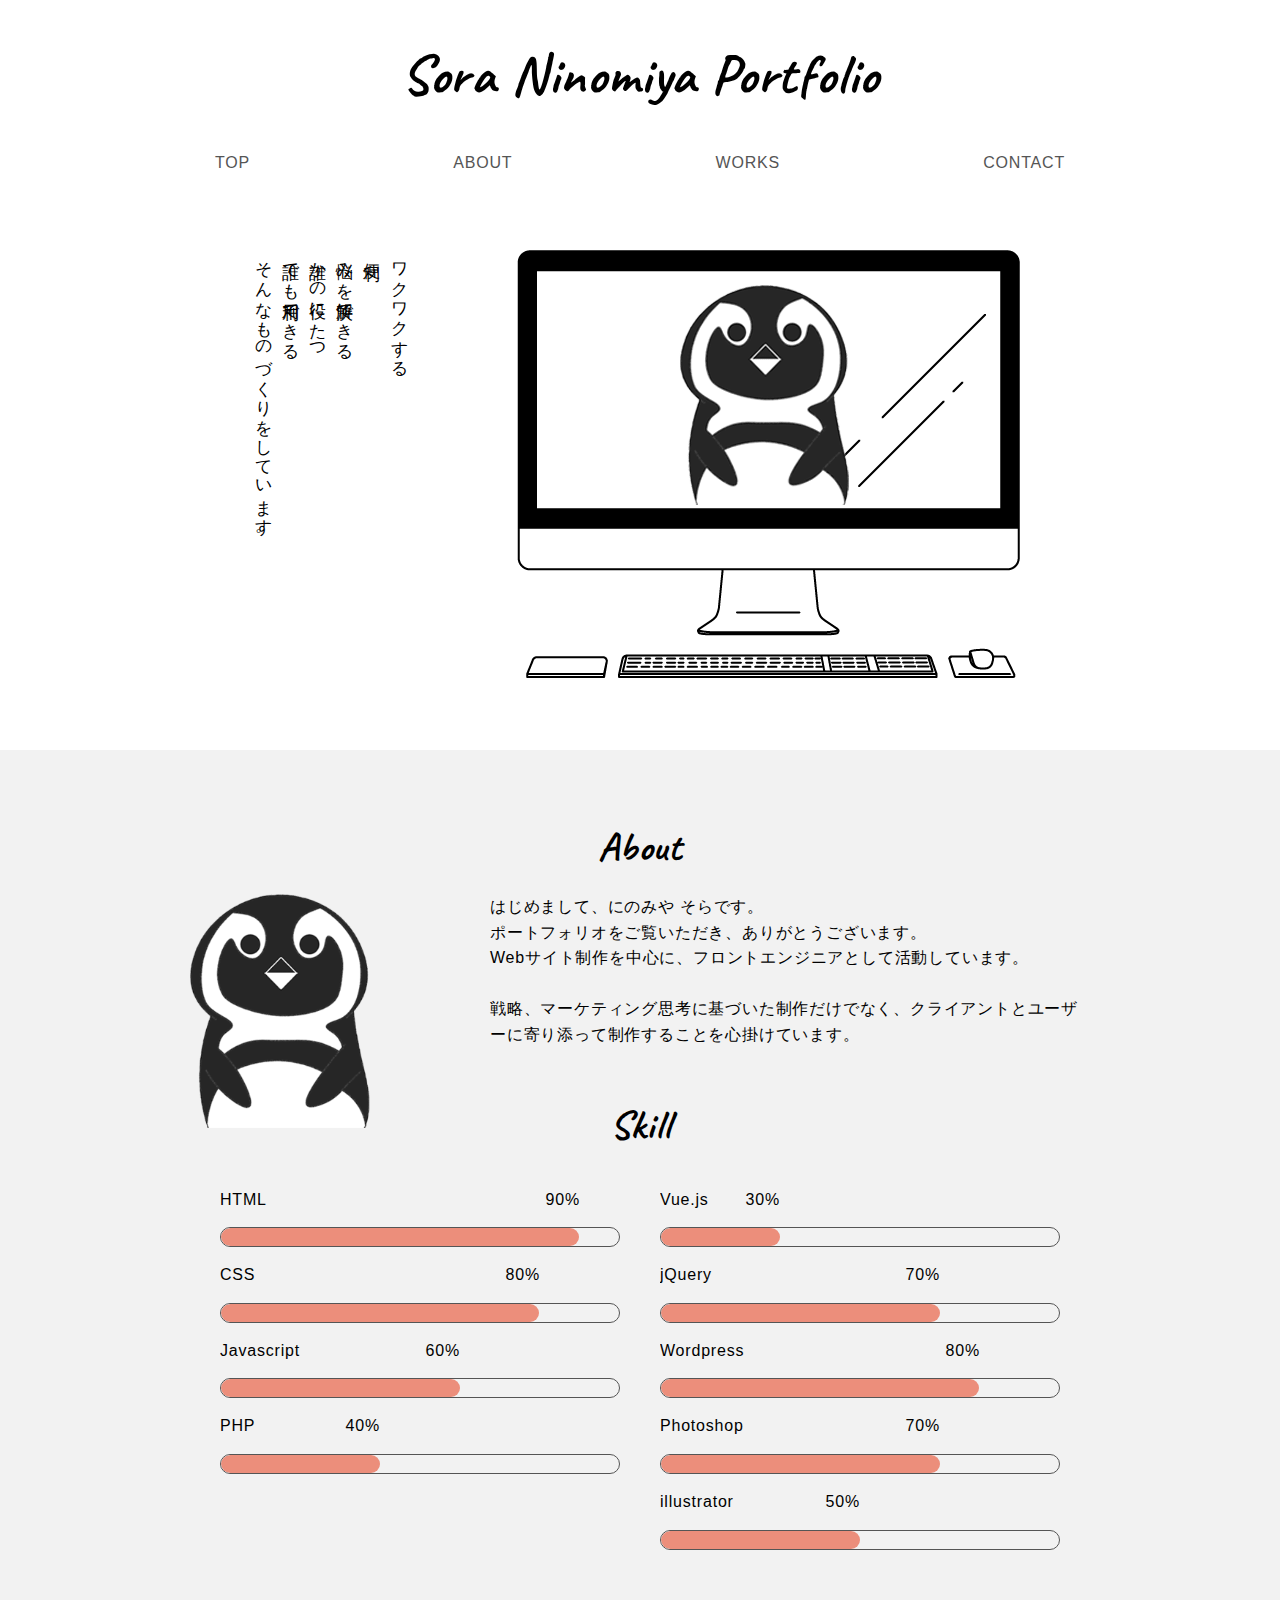
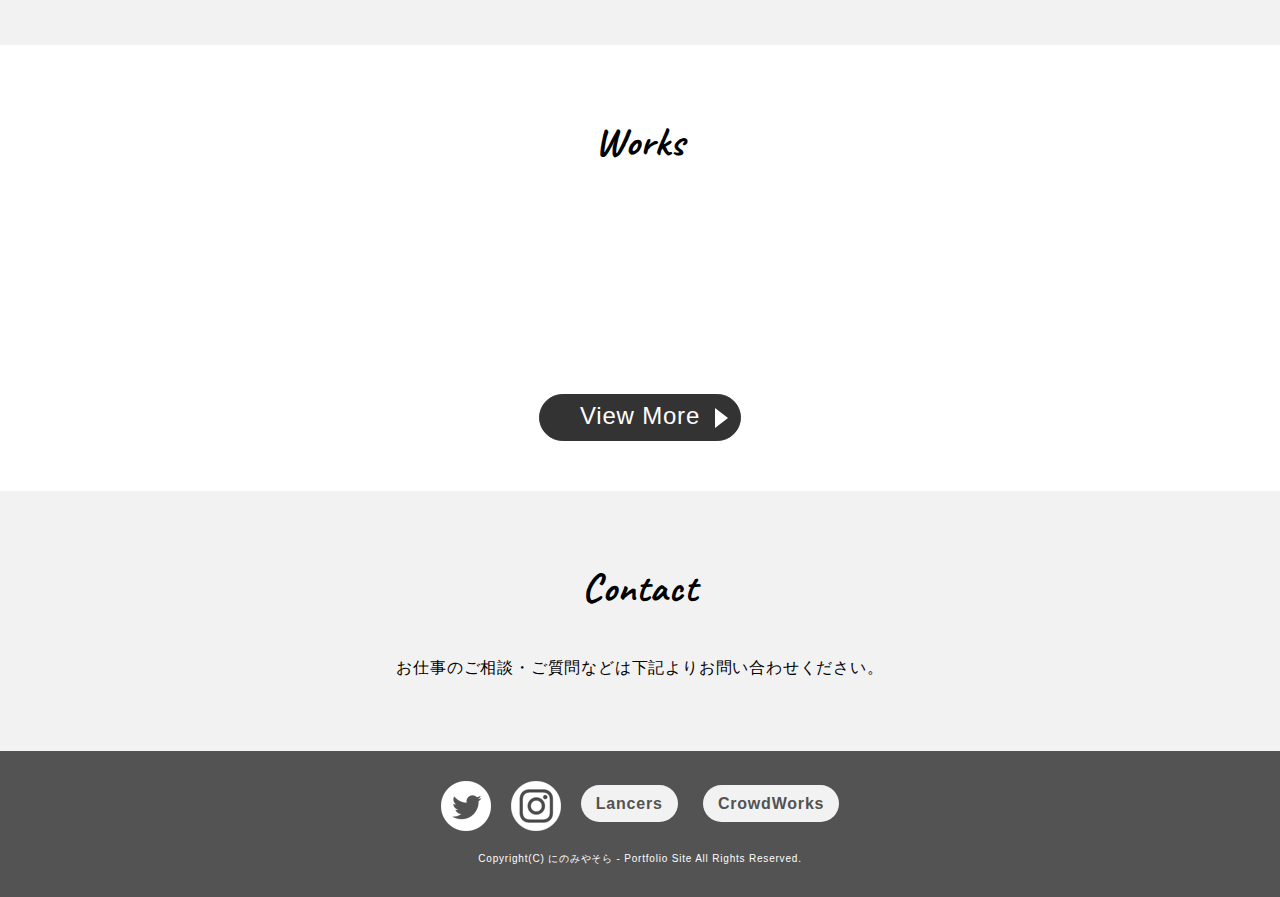
<file: index.html>
<!DOCTYPE html>
<html lang="ja">
<head>
	<meta charset="UTF-8">
	<meta http-equiv="X-UA-Compatible" content="IE=edge">
	<meta name="viewport" content="width=device-width, initial-scale=1.0">
	<title>Sora Ninomiya portfolio</title>
	<link rel="stylesheet" type="text/css" href="css/destyle.css">
	<link rel="stylesheet" type="text/css" href="css/style.css">
	<link rel="stylesheet" type="text/css" href="css/medium.css">
	<link rel="stylesheet" type="text/css" href="css/small.css">
	<link rel="preconnect" href="https://fonts.googleapis.com">
	<link rel="preconnect" href="https://fonts.gstatic.com" crossorigin>
	<link rel="icon" href="images/favicon.ico">
	<link href="https://fonts.googleapis.com/css2?family=Caveat&display=swap" rel="stylesheet">
</head>
<body>
	<!-- ---------- header ---------- -->
	<header>
		<div class="header">
			<div class="container">
				<h1><a href="index.html">Sora Ninomiya Portfolio</a></h1>
				<nav>
					<ul class="flex navbar">
						<li><a href="index.html">TOP</a></li>
						<li><a href="#about">ABOUT</a></li>
						<li><a href="works.html">WORKS</a></li>
						<li><a href="#contact">CONTACT</a></li>
					</ul>
				</nav>
			</div>
		</div>
	</header>

	<!-- ---------- fv ---------- -->
	<div class="top">
		<div class="container flex">
			<div class="top_texts">
				<p>ワクワクする<br>便利<br>悩みを解決できる<br>誰かの役にたつ<br>誰でも利用できる<br>そんなものづくりをしています。</p>
			</div>
			<div class="top_images" id="app">
				<img src="images/top_fv01.png" alt="ペンギンのキャラクター" class="current">
				<img src="images/top_fv02.png" alt="ハートを持ったペンギンのキャラクター">
			</div>
		</div>
	</div>

	<!-- ---------- about ---------- -->
	<div class="top_about" id="about">
		<div class="container">
			<h2>About</h2>
			<div class="flex">
				<div class="top_about_img">
					<img src="images/top_about_pengin01.png" alt="ペンギンのキャラクター" class="stream">
					<img src="images/top_about_pengin02.png" alt="名刺を持ったペンギンのキャラクター">
				</div>
				<div class="top_about_texts">
					<p>はじめまして、にのみや そらです。<br>ポートフォリオをご覧いただき、ありがとうございます。<br>Webサイト制作を中心に、フロントエンジニアとして活動しています。<br><br>戦略、マーケティング思考に基づいた制作だけでなく、クライアントとユーザーに寄り添って制作することを心掛けています。</p>
				</div>
			</div>
			<!-- Skill -->
			<div class="about_skill">
				<h2>Skill</h2>
				<div class="container">
					<div class="skills_all">
						<div class="skills_list">
							<!-- HTML -->
							<div class="skills">
								<div class="index flex">
									<span>HTML</span>
									<span class="value90">90%</span>
								</div>
								<div class="percent">
									<div class="progress" style="width: 90%;"></div>
								</div>
							</div>
							<!-- CSS -->
							<div class="skills">
								<div class="index flex">
									<span>CSS</span>
									<span class="value80">80%</span>
								</div>
								<div class="percent">
									<div class="progress" style="width: 80%;"></div>
								</div>
							</div>
							<!-- Javascript -->
							<div class="skills">
								<div class="index flex">
									<span>Javascript</span>
									<span class="value60">60%</span>
								</div>
								<div class="percent">
									<div class="progress" style="width: 60%;"></div>
								</div>
							</div>
							<!-- PHP -->
							<div class="skills">
								<div class="index flex">
									<span>PHP</span>
									<span class="value40">40%</span>
								</div>
								<div class="percent">
									<div class="progress" style="width: 40%;"></div>
								</div>
							</div>
						</div>
						<div class="skills_list">
							<!-- Vue.js -->
							<div class="skills">
								<div class="index flex">
									<span>Vue.js</span>
									<span class="value30">30%</span>
								</div>
								<div class="percent">
									<div class="progress" style="width: 30%;"></div>
								</div>
							</div>
							<!-- jQuery -->
							<div class="skills">
								<div class="index flex">
									<span>jQuery</span>
									<span class="value70">70%</span>
								</div>
								<div class="percent">
									<div class="progress" style="width: 70%;"></div>
								</div>
							</div>
							<!-- Wordpress -->
							<div class="skills">
								<div class="index flex">
									<span>Wordpress</span>
									<span class="value80">80%</span>
								</div>
								<div class="percent">
									<div class="progress" style="width: 80%;"></div>
								</div>
							</div>
							<!-- Photoshop -->
							<div class="skills">
								<div class="index flex">
									<span>Photoshop</span>
									<span class="value70">70%</span>
								</div>
								<div class="percent">
									<div class="progress" style="width: 70%;"></div>
								</div>
							</div>
							<!-- illustrator -->
							<div class="skills">
								<div class="index flex">
									<span>illustrator</span>
									<span class="value50">50%</span>
								</div>
								<div class="percent">
									<div class="progress" style="width: 50%;"></div>
								</div>
							</div>
						</div>
					</div>
				</div>
			</div>
		</div>
	</div>

	<!-- ---------- works ---------- -->
	<div class="top_works" id="works">
		<div class="container">
			<h2>Works</h2>
			<div class="top_works_items flex flex_wrap">
				<a href="#" class="animate">
					<img src="images/top_works_lp.png" alt="制作したライティングページの画像">
					<div class="mask">
						<p>LP制作</p>
					</div>
				</a>
				<a href="#" class="animate delay">
					<img src="images/top_works_hp.png" alt="制作したホームページの画像">
					<div class="mask">
						<p>HP制作</p>
					</div>
				</a>
				<a href="#" class="animate delay_more">
					<img src="images/top_works_write.png" alt="作成した記事が掲載されているWbeページの画像">
					<div class="mask">
						<p>Webライティング</p>
					</div>
				</a>
			</div>
			<!-- <a href="" class="guihub">Github</a> -->
				<a href="works.html" class="btn btn_more">View More</a>
		</div>
	</div>

	<!-- ---------- contact ---------- -->
	<div class="contact" id="contact">
		<div class="container">
			<h2>Contact</h2>
			<!-- <p>お仕事のご相談・ご質問などは下記のContactページより<br class="br_sp">お問い合わせください。</p> -->
			<p>お仕事のご相談・ご質問などは下記より<br class="br_sp">お問い合わせください。</p>
				<!-- <a href="#contact" class="btn btn_more">Contact Form</a> -->
		</div>
	</div>

	<!-- ---------- footer ---------- -->
	<footer>
		<div class="container">
			<div class="sns_icons flex">
				<!-- twitter icon-->
			<a href="https://twitter.com/intent/tweet?screen_name=webeng_sora&ref_src=twsrc%5Etfw" class="twitter-mention-button" data-show-count="false" target="_blank">
				<img src="images/twitter_logo.png" alt="Twitterのロゴ画像">		
				</a>
				<!-- Instagram icon-->
				<a href="https://www.instagram.com/sora.ninomiya/" alt="instagramのロゴ画像" target="_blank">
					<img src="images/Instagram_logo.png">
				</a>
				<div class="sns_btns flex_sp">
					<a href="https://www.lancers.jp/profile/sora1129?ref=header_menu" class="sns_btn" target="_blank">Lancers</a>
					<a href="https://crowdworks.jp/public/employees/2861781" class="sns_btn" target="_blank">CrowdWorks</a>
				</div>
			</div>
		</div>
		<p>Copyright(C) にのみやそら - Portfolio Site All Rights Reserved.</p>
	</footer>
	<script src="js/main.js"></script>
</body>
</html>
</file>
<file: css/style.css>
/* all */
body {
	font-family: "Segoe UI", "Helvetica Neue", "Hiragino Kaku Gothic ProN", メイリオ, meiryo, sans-serif;
	font-size: 16px;
	line-height: 1.6;
	letter-spacing: 0.05em;
	animation: fadein 1s forwards;
	word-break: break-all;
}

@keyframes fadein {
	0% {opacity: 0;}
	100% {opacity: 1;}
}

h1,h2 {
	font-family: 'Caveat', cursive;
	font-weight: bold;
	text-align: center;
}

h1 {
	font-size: 3.5rem;
	padding: 30px 0;
}

h2 {
	font-size: 2.5rem;
	padding: 15px 0;
}

h3 {
	font-size: 1.5rem;
	font-weight: bold;
}

.br_sp {
	display: none;
}

.container {
	max-width: 960px;
	width: 100%;
	height: auto;
	margin: 0 auto;
	padding: 0 30px;
}

.flex {
	display: flex;
	justify-content: space-between;
	flex-wrap: nowrap;
}

.btn {
	display: inline-block;
	background: #333;
	border: 1px solid #333;
	color: #fff;
	font-size: 1.5rem;
	padding: 2px 40px 5px;
	margin-top: 20px;
	position: relative;
}

.btn::after {
	content: "";
	width: 0;
	height: 0;
	position: absolute;
	top: 13px;
	right: 12px;
	border-style: solid;
	border-width: 10px 0 10px 13px;
	border-color: transparent transparent transparent #fff;
}

.btn_more {
	border-radius: 35px;
}

/* btn hover */
.btn:hover {
	background-color: #fff;
	border: 1px solid #555;
	color: #555;
	transition: all .5s;
}

.btn:hover::after {
	border-color: transparent transparent transparent #555;
	transition: all .5s;
}

/* ---------- TOP PAGE ---------- */
/* header */
header {
	height: 200px;
}

.header {
	position: fixed;
	inset: 0;
	top: 0;
	margin: 0 auto;
	height: 200px;
	background-color: #fff;
	z-index: 1;
}

nav li {
	display: inline-block;
	padding: 0 20px;
}

nav li a {
	color: #555;
	cursor: pointer;
	display: block;
	position: relative;
	padding: 0 5px;
}

nav li a::before {
	content: '';
	width: 0;
	left: 50%;
	bottom: 0;
	transition: all 0.3s ease;
	border-bottom: 3px solid #555;
	position: absolute;
	display: block;
}

nav li a:hover::before {
	width: 50%;
	border-bottom: 3px solid #555;
}

nav li a::after {
	content: '';
	width: 0;
	right: 50%;
	bottom: 0;
	transition: all 0.3s ease;
	border-bottom: 3px solid #555;
	position: absolute;
	display: block;
}

nav li a:hover::after {
	width: 50%;
	border-bottom: 3px solid #555;
}

/* top */
.top {
	padding: 50px 0;
}

.top_texts p {
	writing-mode: vertical-rl;
	text-orientation: upright;
	padding: 0 60px;
	font-size: 17px;
}

.top_images {
	height: 450px;
	position: relative;
}

.top_images img {
	max-width: 503px;
	min-width: 130px;
	position: absolute;
	right: calc(50% + 70px);
	opacity: 0;
}

.top_images img.current {
	opacity: 1;
}

/* about */
.top_about {
	background: #f2f2f2;
	padding: 50px 0;
}

.top_about_img {
	position: relative;
}

.top_about_img img {
	max-width: 180px;
	min-width: 150px;
	position: absolute;
	opacity: 0;
}

.top_about_img img.stream {
	opacity: 1;
}

.top_about_texts {
	max-width: 600px;
}

/* works */
.top_works {
	padding: 50px 0;
	text-align: center;
}

.top_works_items img {
	max-width: 250px;
	min-width: 180px;
	padding: 0 10px;
}

.top_works_items img {
	width: 100%;
}

.top_works_items a {
	position: relative;
	cursor: default;
}

/* works animetion */
.animate {
	opacity: 0;
	transform: translateY(40px);
	transition: opacity .8s, transform .8s;
}

.animate.appear {
	opacity: 1;
	transform: none;
}

.animate.delay {
	transition-delay: .3s;
}

.animate.delay_more {
	transition-delay: .8s;
}

/* works hover */
.mask {
	width: 90%;
	height: 68%;
	position: absolute;
	top: 8px;
	left: 5%;
	opacity: 0;
	background-color: rgba(0,0,0,0.5);
	-webkit-transition: all 0.6s ease;
	transition: all 0.6s ease;
	font-size: 22px;
	font-weight: bold;
	text-align: center;
	line-height: 5.5;
	color: #fff;
}

.mask:hover {
	opacity: 1;
}

/* contact */
.contact {
	background: #f2f2f2;
	padding: 50px 0;
	text-align: center;
}

.contact p {
	padding: 20px 0;
}

/* footer */
footer {
	background: #535353;
	padding: 30px 0;
	text-align: center;
}

.sns_icons img,.sns_btn {
	margin: 0 10px;
}

.sns_icons.flex {
	justify-content: center;
}

.sns_icons a:hover {
	opacity: 0.5;
	transition: opacity .5s;
}

.sns_btns {
	padding-top: 10px;
}

.sns_btn {
	background-color: #f2f2f2;
	color: #535353;
	font-weight: bold;
	padding: 10px 15px;
	border-radius: 25px;
}

footer p {
	color: #fff;
	font-size: 10px;
	padding-top: 20px;
}

/* ---------- ABOUT PAGE ---------- */
/* service */
.about_service {
	padding: 30px 0;
}

.about_service h2 {
	text-align: center;
	padding: 30px 0;
}

.s_item img {
	max-width: 250px;
	min-width: 180px;
	width: 100%;
	padding: 0 10px;
}

.s_item h3 {
	font-size: 1.2rem;
	text-align: center;
	padding: 15px 0;
}

.s_items {
	display: flex;
	justify-content: space-between;
	margin: 0 auto;
}

.s_lists {
	padding: 10px 0 10px 20px;
	list-style: inside;
}

/* skill */
.about_skill {
padding: 30px 0;
overflow: hidden;
}

.skills_all {
	display: flex;
	justify-content: space-between;
	margin: 0 auto;
}

.skills_list {
	max-width: 400px;
	width: 100%;
	overflow: hidden;
}

.skills {
	position: relative;
	overflow: hidden;
	transition: .5s;
	margin: 15px 0;
}

.index {
	width: 100%;
	margin: 0 auto;
	padding-bottom: 15px;
}

.value90 {
	padding-right: 10%;
}

.value80 {
	padding-right: 20%;
}

.value70 {
	padding-right: 30%;
}

.value60 {
	padding-right: 40%;
}

.value50 {
	padding-right: 50%;
}

.value40 {
	padding-right: 60%;
}

.value30 {
	padding-right: 70%;
}

.percent {
	position: relative;
	width: 100%;
	height: 20px;
	margin: 0 auto;
	border-radius: 10px;
	border: 1px solid #555;
	overflow: hidden;
}

.progress {
	position: absolute;
	top: 0;
	letter-spacing: 0;
	height: 100%;
	border-radius: 15px;
	background: #ec8e7b;
	animation: animate 5s ease-in-out forwards;
}

@keyframes animate {
	from {
		width: 0;
	}
}


/* ---------- WORKS PAGE ---------- */

/* tab */
.works_tab {
	padding: 50px 0;
}

.tab_menu {
	display: flex;
	justify-content: space-between;
	max-width: 320px;
	margin: 0 auto;
}

.tab_menu li {
	background-color: #f2f2f2;
	border-radius: 25px;
	padding: 10px 18px;
	cursor: pointer;
}

.tab_menu li.tab_on {
	background-color: #282828;
	color: #fff;
}

.tab_menu li:not(.tab_on):hover {
	opacity: .5;
	transition: opacity .5s;
}

/* works_wrap */
.works_wrap {
	padding: 30px 0;
}

.works_items ul li {
	display: inline-block;
}

.works_items ul li img {
	max-width: 280px;
	min-width: 130px;
	padding: 20px 10px;
}

.works_items ul li {
	cursor: pointer;
}

.works_items.show {
	display: block;
}

.works_items {
	display: flex;
	justify-content: space-between;
	flex-wrap: wrap;
	text-align: center;
	display: none;
}

.works_items.work_lists li {
	cursor: pointer;
}

/* modal */
.modal {
	position: fixed;
  width: 100%;
  height: 100vh;
  left: 0;
  top: 0;
	background: rgba(0, 0, 0, 0.5);
	z-index: 1;
	display: none;
}

/* modal_content */
.modal_content {
  overflow: auto;
	background: #fff;
	max-width: 70%;
  max-height: 85%;
  margin: auto;
	padding: 15px;
	border-radius: 10px;
	z-index: 2;
	position: absolute;
  top: 0;
  right: 0;
  bottom: 0;
  left: 0;
	animation: modal-open .3s;
}

.modal_content h3, .modal_img {
	text-align: center;
}

.modal_img img {
	max-width: 320px;
	min-width: 130px;
}

.modal_content h3 {
	padding: 10px 0;	
}

/* modal_header */
.modal_header button {
	position: absolute;
	top: 2%;
	right: 2%;
}

/* modal_close */
.modal_close{
	display: block;
  position: relative;
  width: 26px;
  height: 26px;
  border: 2px solid #333;
  border-radius: 50%;
  background: #333;
  transition: all 1s; /* アニメーション設定 */
}

.modal_close::before, .modal_close::after {
  content: "";
  position: absolute;
  top: 50%;
  left: 50%;
  width: 3px;
  height: 20px;
  background: #fff;
}
 
.modal_close::before {
	transform: translate(-50%,-50%) rotate(45deg);
}
 
.modal_close::after {
	transform: translate(-50%,-50%) rotate(-45deg);
}
 
.modal_close:hover { /* マウスオーバー時のスタイル */
	transform: rotate(360deg);
}

/* modal_body */
.modal_body {
	padding: 20px 0;
	width: 90%;
	margin: 0 auto;
}

.modal_body p {
	text-align: left;
	padding: 5px 0;
}

.modal .modal_body .modal_body_subttl {
	font-weight: bold;
	padding: 15px 55px;
	position: relative;
  display: inline-block;
}

.modal_body_subttl::before, .modal_body_subttl::after {
	content: '';
  position: absolute;
  top: 51%;
  display: inline-block;
  width: 45px;
  height: 1px;
  background-color: black;
}

.modal_body_subttl::before {
  left: 0;
}

.modal_body_subttl::after {
  right: 0;
}

@keyframes modal-open {
	from {
		opacity: 0;
		transform: translateY(-100px);
	}
	to {
		opacity: 1;
		transform: none;
	}
}
</file>
<file: css/medium.css>
@media screen and (max-width: 959px) {
	/* all */
	body {
		font-size: 14px;
	}

	.container {
		width: 600px;
		max-width: 100%;
		margin: 0 auto;
		padding: 0 10px;
	}

	/* btn hover */
.btn:hover {
	background: #333;
	border: 1px solid #333;
	color: #fff;
}

.btn:hover::after {
	border-color: transparent transparent transparent #fff;
}

	/* top */
.top_texts p {
	padding: 0 30px;
	font-size: 16px;
}

.top_images {
	height: auto;
}

.top_images img {
	max-width: 320px;
	min-width: 130px;
	right: 50%;
}

/* about */
.top_about_img img {
	max-width: 150px;
	min-width: 100px;
}

.top_about_texts {
	max-width: 350px;
}

/* works */
.mask {
	display: none;
}

/* footer */
.sns_btns {
	padding-top: 13px;
}

/* ---------- ABOUT PAGE ---------- */
/* service */
.s_item h3 {
	font-size: 0.8rem;
}

.s_lists {
	font-size: 0.7rem;
}

/* skill */	
.skills_list {
	max-width: 260px;
	width: 100%;
}

/* ---------- WORKS PAGE ---------- */
.works_items ul li a img {
	max-width: 180px;
	min-width: 130px;
	padding: 20px 10px;
}

/* modal_content */
.modal_content {
	width: 80%;
}

}
</file>
<file: css/small.css>
@media screen and (max-width:599px) { 
/* all */
body {
	font-size: 14px;
}

.br_sp {
	display: block;
}

.container {
	width: 480px;
	max-width: 100%;
	padding: 0 10px;
}

.flex_wrap {
	flex-wrap: wrap;
	justify-content: center;
}

h1 {
	font-size: 2.5rem;
	padding: 20px 0;
}

h3 {
	font-size: 0.9rem;
}

/* header */
header {
	height: 180px;
}

.header {
	height: 180px;
}

/* top */
.top_texts p {
	padding: 0 20px;
	font-size: 15px;
}

.top_images img {
	max-width: 250px;
	min-width: 130px;
}

/* about */
.top_about_img img {
	max-width: 130px;
	min-width: 100px;
}

.top_about_texts {
	max-width: 280px;
}

/* works */
.top_works_items img {
	padding: 10px 0;
}

.mask {
	display: none;
}

/* ---------- ABOUT PAGE ---------- */
/* service */
.s_items {
	flex-wrap: wrap;
	margin: 0 auto;
}

.s_item {
	padding: 10px;
}

.s_item img {
	max-width: 200px;
	min-width: 180px;
}

.s_lists {
	font-size: 0.8rem;
}

/* skill */	
.skills_all {
	flex-direction: column;
}

.skills_list {
	max-width: 450px;
}

/* ---------- WORKS PAGE ---------- */
.works_items ul li a img {
	max-width: 220px;
	min-width: 130px;
	padding: 20px 10px;
}

.modal_img img {
	max-width: 220px;
	min-width: 130px;
}

/* modal_body */
.modal_body {
	width: 98%;
}

}

@media screen and (max-width:479px) {
	/* all */
	body {
		font-size: 13px;
	}

	h1 {
		font-size: 1.9rem;
	}

	h2 {
		font-size: 1.5rem;
	}

	.br_sp {
		display: none
	}

	.container {
		width: 350px;
		max-width: 100%;
		padding: 0 5px;
	}

	.flex_table {
		display: block;
	}
	
	.flex_sp {
		display: flex;
		justify-content: space-between;
	}

	.table_cell {
		display: block;
	}
	
	.btn {
		font-size: 1rem;
	}
	
	.btn::after {
		top: 10px;
		right: 10px;
		border-style: solid;
		border-width: 7px 0 7px 9px;
		border-color: transparent transparent transparent #fff;
	}
	
	.btn_more {
		border-radius: 15px;
	}

	/* header */
	nav li {
		padding: 0;
	}

	/* top */
.top_texts p {
	padding: 0 5px 0 0;
	font-size: 14px;
}

.top_images img {
	max-width: 150px;
	min-width: 130px;
	right: 30%;
}

/* about */
.top_about {
	padding: 20px 0;
}

.top_about_img img {
	max-width: 100px;
	min-width: 80px;
	right: calc(50% - 220px);
}

.top_about_texts {
	max-width: 460px;
	padding-top: 150px;
}

/* footer */
.sns_btns {
	padding-top: 0px;
}

.sns_btn {
	padding: 15px 10px 0 10px;
	border-radius: 25px;
	font-size: 10px;
}

.sns_icons img,.sns_btn  {
	margin: 5px;
}

/* ---------- ABOUT PAGE ---------- */
/* service */
.s_items {
	flex-direction: column;
	text-align: center;
}

.s_lists {
	padding: 10px 0;
}

/* ---------- WORKS PAGE ---------- */
.works_tab {
	padding: 30px 0;
}

.tab_menu {
	max-width: 250px;
}

.tab_menu li a {
	padding: 8px 15px;
	font-size: 12px;
}

.works_items ul li a img {
	max-width: 145px;
	padding: 10px 5px;
}

/* modal_content */
.modal_content h3 {
	padding: 30px 0 20px 0;	
}

/* modal_close */
.modal_close{
  width: 20px;
  height: 20px;
}

.modal_close::before, .modal_close::after {
  width: 2px;
  height: 10px;
  background: #fff;
}

}
</file>
<file: css/destyle.css>
/*! destyle.css v3.0.2 | MIT License | https://github.com/nicolas-cusan/destyle.css */

/* Reset box-model and set borders */
/* ============================================ */

*,
::before,
::after {
  box-sizing: border-box;
  border-style: solid;
  border-width: 0;
}

/* Document */
/* ============================================ */

/**
 * 1. Correct the line height in all browsers.
 * 2. Prevent adjustments of font size after orientation changes in iOS.
 * 3. Remove gray overlay on links for iOS.
 */

html {
  line-height: 1.15; /* 1 */
  -webkit-text-size-adjust: 100%; /* 2 */
  -webkit-tap-highlight-color: transparent; /* 3*/
}

/* Sections */
/* ============================================ */

/**
 * Remove the margin in all browsers.
 */

body {
  margin: 0;
}

/**
 * Render the `main` element consistently in IE.
 */

main {
  display: block;
}

/* Vertical rhythm */
/* ============================================ */

p,
table,
blockquote,
address,
pre,
iframe,
form,
figure,
dl {
  margin: 0;
}

/* Headings */
/* ============================================ */

h1,
h2,
h3,
h4,
h5,
h6 {
  font-size: inherit;
  font-weight: inherit;
  margin: 0;
}

/* Lists (enumeration) */
/* ============================================ */

ul,
ol {
  margin: 0;
  padding: 0;
  list-style: none;
}

/* Lists (definition) */
/* ============================================ */

dt {
  font-weight: bold;
}

dd {
  margin-left: 0;
}

/* Grouping content */
/* ============================================ */

/**
 * 1. Add the correct box sizing in Firefox.
 * 2. Show the overflow in Edge and IE.
 */

hr {
  box-sizing: content-box; /* 1 */
  height: 0; /* 1 */
  overflow: visible; /* 2 */
  border-top-width: 1px;
  margin: 0;
  clear: both;
  color: inherit;
}

/**
 * 1. Correct the inheritance and scaling of font size in all browsers.
 * 2. Correct the odd `em` font sizing in all browsers.
 */

pre {
  font-family: monospace, monospace; /* 1 */
  font-size: inherit; /* 2 */
}

address {
  font-style: inherit;
}

/* Text-level semantics */
/* ============================================ */

/**
 * Remove the gray background on active links in IE 10.
 */

a {
  background-color: transparent;
  text-decoration: none;
  color: inherit;
}

/**
 * 1. Remove the bottom border in Chrome 57-
 * 2. Add the correct text decoration in Chrome, Edge, IE, Opera, and Safari.
 */

abbr[title] {
  text-decoration: underline dotted; /* 2 */
}

/**
 * Add the correct font weight in Chrome, Edge, and Safari.
 */

b,
strong {
  font-weight: bolder;
}

/**
 * 1. Correct the inheritance and scaling of font size in all browsers.
 * 2. Correct the odd `em` font sizing in all browsers.
 */

code,
kbd,
samp {
  font-family: monospace, monospace; /* 1 */
  font-size: inherit; /* 2 */
}

/**
 * Add the correct font size in all browsers.
 */

small {
  font-size: 80%;
}

/**
 * Prevent `sub` and `sup` elements from affecting the line height in
 * all browsers.
 */

sub,
sup {
  font-size: 75%;
  line-height: 0;
  position: relative;
  vertical-align: baseline;
}

sub {
  bottom: -0.25em;
}

sup {
  top: -0.5em;
}

/* Replaced content */
/* ============================================ */

/**
 * Prevent vertical alignment issues.
 */

svg,
img,
embed,
object,
iframe {
  vertical-align: bottom;
}

/* Forms */
/* ============================================ */

/**
 * Reset form fields to make them styleable.
 * 1. Make form elements stylable across systems iOS especially.
 * 2. Inherit text-transform from parent.
 */

button,
input,
optgroup,
select,
textarea {
  -webkit-appearance: none; /* 1 */
  appearance: none;
  vertical-align: middle;
  color: inherit;
  font: inherit;
  background: transparent;
  padding: 0;
  margin: 0;
  border-radius: 0;
  text-align: inherit;
  text-transform: inherit; /* 2 */
}

/**
 * Reset radio and checkbox appearance to preserve their look in iOS.
 */

[type="checkbox"] {
  -webkit-appearance: checkbox;
  appearance: checkbox;
}

[type="radio"] {
  -webkit-appearance: radio;
  appearance: radio;
}

/**
 * Correct cursors for clickable elements.
 */

button,
[type="button"],
[type="reset"],
[type="submit"] {
  cursor: pointer;
}

button:disabled,
[type="button"]:disabled,
[type="reset"]:disabled,
[type="submit"]:disabled {
  cursor: default;
}

/**
 * Improve outlines for Firefox and unify style with input elements & buttons.
 */

:-moz-focusring {
  outline: auto;
}

select:disabled {
  opacity: inherit;
}

/**
 * Remove padding
 */

option {
  padding: 0;
}

/**
 * Reset to invisible
 */

fieldset {
  margin: 0;
  padding: 0;
  min-width: 0;
}

legend {
  padding: 0;
}

/**
 * Add the correct vertical alignment in Chrome, Firefox, and Opera.
 */

progress {
  vertical-align: baseline;
}

/**
 * Remove the default vertical scrollbar in IE 10+.
 */

textarea {
  overflow: auto;
}

/**
 * Correct the cursor style of increment and decrement buttons in Chrome.
 */

[type="number"]::-webkit-inner-spin-button,
[type="number"]::-webkit-outer-spin-button {
  height: auto;
}

/**
 * 1. Correct the outline style in Safari.
 */

[type="search"] {
  outline-offset: -2px; /* 1 */
}

/**
 * Remove the inner padding in Chrome and Safari on macOS.
 */

[type="search"]::-webkit-search-decoration {
  -webkit-appearance: none;
}

/**
 * 1. Correct the inability to style clickable types in iOS and Safari.
 * 2. Fix font inheritance.
 */

::-webkit-file-upload-button {
  -webkit-appearance: button; /* 1 */
  font: inherit; /* 2 */
}

/**
 * Clickable labels
 */

label[for] {
  cursor: pointer;
}

/* Interactive */
/* ============================================ */

/*
 * Add the correct display in Edge, IE 10+, and Firefox.
 */

details {
  display: block;
}

/*
 * Add the correct display in all browsers.
 */

summary {
  display: list-item;
}

/*
 * Remove outline for editable content.
 */

[contenteditable]:focus {
  outline: auto;
}

/* Tables */
/* ============================================ */

/**
1. Correct table border color inheritance in all Chrome and Safari.
*/

table {
  border-color: inherit; /* 1 */
  border-collapse: collapse;
}

caption {
  text-align: left;
}

td,
th {
  vertical-align: top;
  padding: 0;
}

th {
  text-align: left;
  font-weight: bold;
}
</file>
